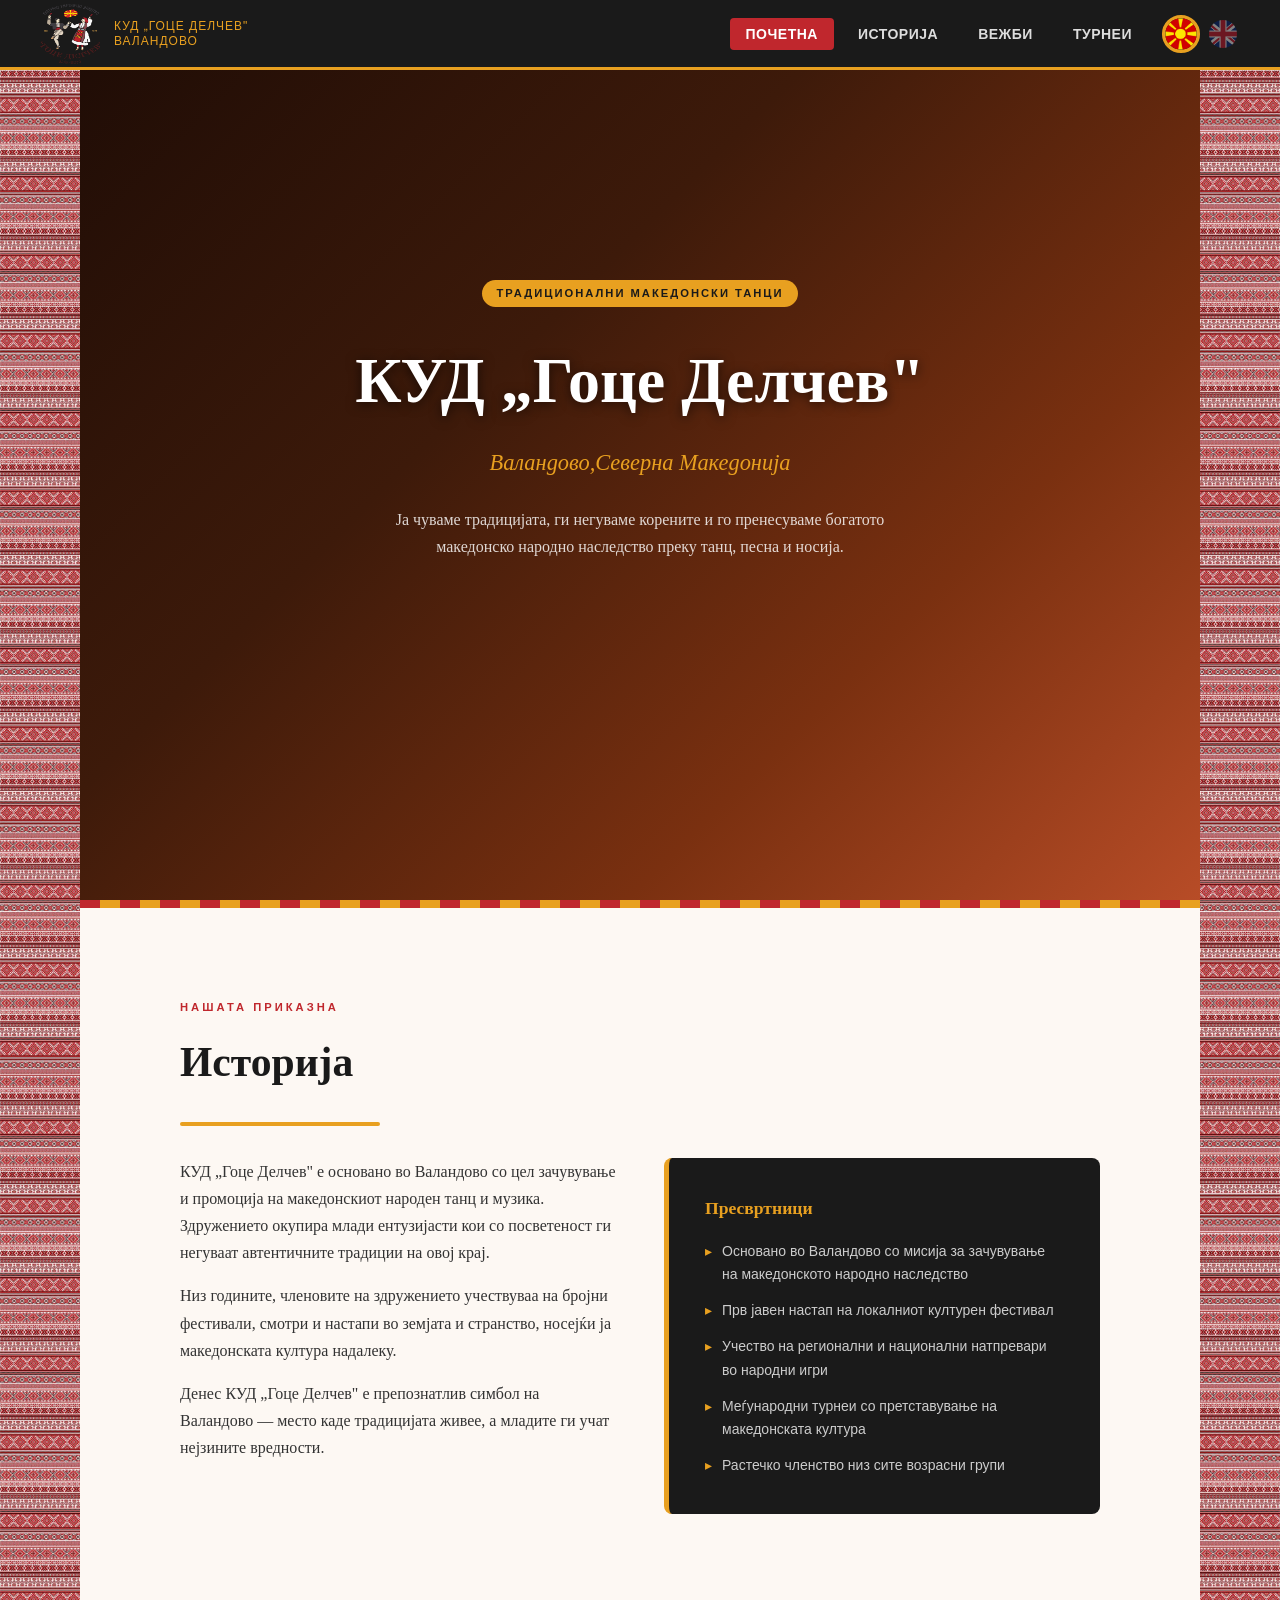
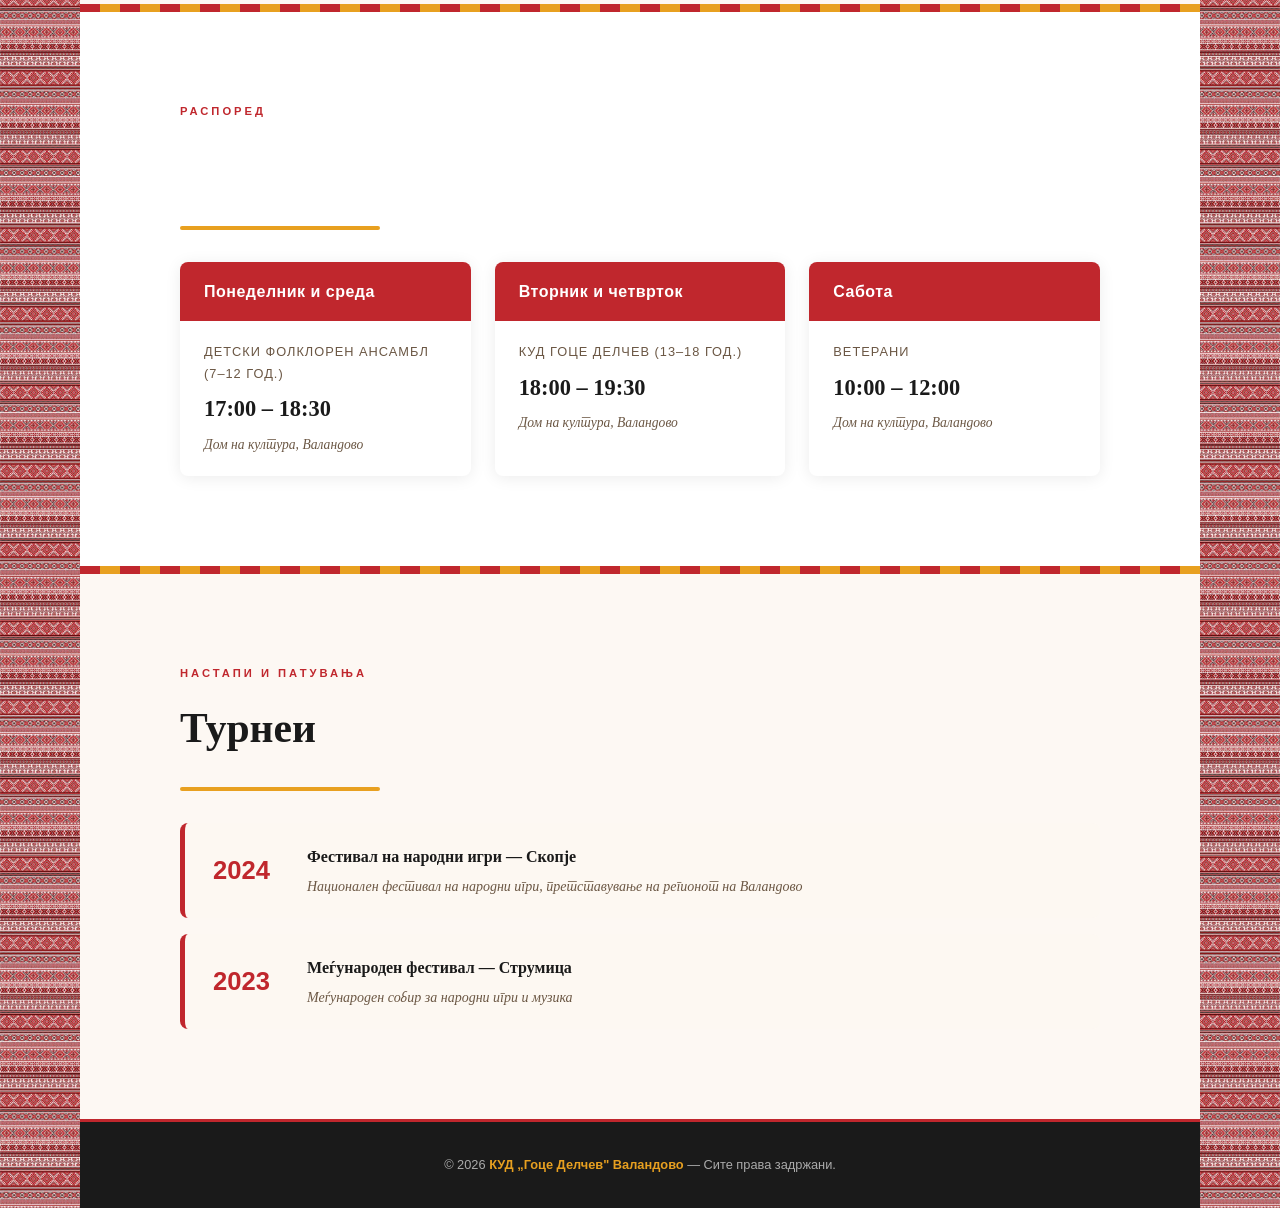
<file: index.html>
<!DOCTYPE html>
<html lang="mk">
<head>
  <meta charset="UTF-8" />
  <meta name="viewport" content="width=device-width, initial-scale=1.0" />
  <title>КУД „Гоце Делчев" Валандово</title>
  <link rel="stylesheet" href="style.css" />
</head>
<body>

  <!-- ══ SIDE BORDERS ══ -->
  <div class="border-left"></div>
  <div class="border-right"></div>

  <!-- ══ NAVBAR ══ -->
  <nav>
    <a class="nav-brand" href="#home">
      <img src="Logo.png" class="nav-emblem" alt="КУД Гоце Делчев" />
      <div class="nav-title">
        <span class="nav-name" data-mk="КУД „Гоце Делчев"" data-en="KUD &quot;Goce Delchev&quot;">КУД „Гоце Делчев"</span>
        <span class="Valandovo" data-mk="Валандово" data-en="Valandovo">Валандово</span>
      </div>
    </a>

    <div class="nav-right">
      <ul class="nav-links" id="nav-links">
        <li><a href="#home"      class="active" data-mk="Почетна"  data-en="Home">Почетна</a></li>
        <li><a href="#history"                  data-mk="Историја" data-en="History">Историја</a></li>
        <li><a href="#exercises"                data-mk="Вежби"    data-en="Exercises">Вежби</a></li>
        <li><a href="#tours"                    data-mk="Турнеи"   data-en="Tours">Турнеи</a></li>
      </ul>

      <div class="lang-switcher">
        <button id="btn-mk" class="lang-active" onclick="setLang('mk')" aria-label="Македонски">
          <img src="mkdflag.jpg" alt="MK" />
        </button>
        <button id="btn-en" onclick="setLang('en')" aria-label="English">
          <img src="gbflag.png" alt="EN" />
        </button>
      </div>
    </div>

    <!-- Hamburger + flags (mobile only) -->
    <div class="mobile-right">
      <div class="lang-switcher lang-switcher-mobile">
        <button id="btn-mk-mob" class="lang-active" onclick="setLang('mk')" aria-label="Македонски">
          <img src="mkdflag.jpg" alt="MK" />
        </button>
        <button id="btn-en-mob" onclick="setLang('en')" aria-label="English">
          <img src="gbflag.png" alt="EN" />
        </button>
      </div>
      <button class="hamburger" id="hamburger" onclick="toggleMenu()" aria-label="Menu">
      <span></span>
      <span></span>
      <span></span>
    </button>
    </div>

    <!-- Mobile dropdown menu -->
    <div class="mobile-menu" id="mobile-menu">
      <ul>
        <li><a href="#home"      onclick="toggleMenu()" data-mk="Почетна"  data-en="Home">Почетна</a></li>
        <li><a href="#history"   onclick="toggleMenu()" data-mk="Историја" data-en="History">Историја</a></li>
        <li><a href="#exercises" onclick="toggleMenu()" data-mk="Вежби"    data-en="Exercises">Вежби</a></li>
        <li><a href="#tours"     onclick="toggleMenu()" data-mk="Турнеи"   data-en="Tours">Турнеи</a></li>
      </ul>
    </div>
  </nav>


  <!-- ══ HERO ══ -->
  <section id="home">
    <div class="hero-badge"
         data-mk="Традиционални македонски танци"
         data-en="Traditional Macedonian Folk Dances">
      Традиционални македонски танци
    </div>
    <h1 class="hero-title" data-mk="КУД „Гоце Делчев"" data-en='KUD "Goce Delchev"'>КУД „Гоце Делчев"</h1>
    <p class="hero-subtitle" data-mk="Валандово,Северна Македонија" data-en="Valandovo, North Macedonia">
      Валандово,Северна Македонија
    </p>
    <p class="hero-desc"
       data-mk="Ја чуваме традицијата, ги негуваме корените и го пренесуваме богатото македонско народно наследство преку танц, песна и носија."
       data-en="We preserve tradition, nurture our roots, and pass on the rich Macedonian folk heritage through dance, song, and traditional costume.">
      Ја чуваме традицијата, ги негуваме корените и го пренесуваме богатото македонско народно наследство преку танц, песна и носија.
    </p>
  </section>

  <div class="ornament"></div>


  <!-- ══ HISTORY ══ -->
  <div id="history">
    <div class="inner">
      <p class="section-label" data-mk="Нашата приказна" data-en="Our Story">Нашата приказна</p>
      <h2 class="section-title" data-mk="Историја" data-en="History">Историја</h2>
      <div class="divider"></div>

      <div class="history-grid">
        <div class="history-text">
          <p data-mk="КУД „Гоце Делчев" е основано во Валандово со цел зачувување и промоција на македонскиот народен танц и музика. Здружението окупира млади ентузијасти кои со посветеност ги негуваат автентичните традиции на овој крај."
             data-en="KUD "Goce Delchev" was founded in Valandovo with the goal of preserving and promoting Macedonian folk dance and music. The association brings together young enthusiasts who dedicate themselves to nurturing the authentic traditions of this region.">
            КУД „Гоце Делчев" е основано во Валандово со цел зачувување и промоција на македонскиот народен танц и музика. Здружението окупира млади ентузијасти кои со посветеност ги негуваат автентичните традиции на овој крај.
          </p>
          <p data-mk="Низ годините, членовите на здружението учествуваа на бројни фестивали, смотри и настапи во земјата и странство, носејќи ја македонската култура надалеку."
             data-en="Over the years, members of the association have taken part in numerous festivals, reviews, and performances both at home and abroad, carrying Macedonian culture far and wide.">
            Низ годините, членовите на здружението учествуваа на бројни фестивали, смотри и настапи во земјата и странство, носејќи ја македонската култура надалеку.
          </p>
          <p data-mk="Денес КУД „Гоце Делчев" е препознатлив симбол на Валандово — место каде традицијата живее, а младите ги учат нејзините вредности."
             data-en="Today, KUD "Goce Delchev" is a recognisable symbol of Valandovo — a place where tradition lives on and the young learn its values.">
            Денес КУД „Гоце Делчев" е препознатлив симбол на Валандово — место каде традицијата живее, а младите ги учат нејзините вредности.
          </p>
        </div>

        <div class="history-card">
          <h3 data-mk="Пресвртници" data-en="Milestones">Пресвртници</h3>
          <ul>
            <li data-mk="Основано во Валандово со мисија за зачувување на македонското народно наследство"
                data-en="Founded in Valandovo with a mission to preserve Macedonian folk heritage">
              Основано во Валандово со мисија за зачувување на македонското народно наследство
            </li>
            <li data-mk="Прв јавен настап на локалниот културен фестивал"
                data-en="First public performance at the local cultural festival">
              Прв јавен настап на локалниот културен фестивал
            </li>
            <li data-mk="Учество на регионални и национални натпревари во народни игри"
                data-en="Participation in regional and national folk dance competitions">
              Учество на регионални и национални натпревари во народни игри
            </li>
            <li data-mk="Меѓународни турнеи со претставување на македонската култура"
                data-en="International tours representing Macedonian culture abroad">
              Меѓународни турнеи со претставување на македонската култура
            </li>
            <li data-mk="Растечко членство низ сите возрасни групи"
                data-en="Growing membership across all age groups">
              Растечко членство низ сите возрасни групи
            </li>
          </ul>
        </div>
      </div>
    </div>
  </div>

  <div class="ornament"></div>


  <!-- ══ EXERCISES ══ -->
  <section id="exercises">
    <p class="section-label" data-mk="Распоред" data-en="Schedule">Распоред</p>
    <h2 class="section-title" data-mk="Вежби" data-en="Exercises">Вежби</h2>
    <div class="divider"></div>

    <div class="schedule-grid">

      <div class="schedule-card">
        <div class="schedule-card-head" data-mk="Понеделник и среда" data-en="Monday &amp; Wednesday">
          Понеделник и среда
        </div>
        <div class="schedule-card-body">
          <div class="schedule-group" data-mk="Детски фолклорен ансамбл (7–12 год.)" data-en="Children's Folk Ensemble (7–12 years)">
            Детски фолклорен ансамбл (7–12 год.)
          </div>
          <div class="schedule-time">17:00 – 18:30</div>
          <div class="schedule-note" data-mk="Дом на култура, Валандово" data-en="Dom na Kultura, Valandovo">
            Дом на култура, Валандово
          </div>
        </div>
      </div>

      <div class="schedule-card">
        <div class="schedule-card-head" data-mk="Вторник и четврток" data-en="Tuesday &amp; Thursday">
          Вторник и четврток
        </div>
        <div class="schedule-card-body">
          <div class="schedule-group" data-mk="КУД Гоце Делчев (13–18 год.)" data-en="KUD Goce Delchev (13–18 years)">
            КУД Гоце Делчев (13–18 год.)
          </div>
          <div class="schedule-time">18:00 – 19:30</div>
          <div class="schedule-note" data-mk="Дом на култура, Валандово" data-en="Dom na Kultura, Valandovo">
            Дом на култура, Валандово
          </div>
        </div>
      </div>

      <div class="schedule-card">
        <div class="schedule-card-head" data-mk="Сабота" data-en="Saturday">
          Сабота
        </div>
        <div class="schedule-card-body">
          <div class="schedule-group" data-mk="КУД Гоце Делчев — Ветерани" data-en="KUD Goce Delchev — Seniors">
            Ветерани
          </div>
          <div class="schedule-time">10:00 – 12:00</div>
          <div class="schedule-note" data-mk="Дом на култура, Валандово" data-en="Dom na Kultura, Valandovo">
            Дом на култура, Валандово
          </div>
        </div>
      </div>

    </div>
  </section>

  <div class="ornament"></div>


  <!-- ══ TOURS ══ -->
  <div id="tours">
    <div class="inner">
      <p class="section-label" data-mk="Настапи и патувања" data-en="Performances &amp; Travel">
        Настапи и патувања
      </p>
      <h2 class="section-title" data-mk="Турнеи" data-en="Tours">Турнеи</h2>
      <div class="divider"></div>

      <div class="tours-list">

        <div class="tour-item">
          <div class="tour-year">2024</div>
          <div class="tour-info">
            <h4 data-mk="Фестивал на народни игри — Скопје" data-en="Festival of Folk Dances — Skopje">
              Фестивал на народни игри — Скопје
            </h4>
            <p data-mk="Национален фестивал на народни игри, претставување на регионот на Валандово"
               data-en="National folk dance festival, representing the Valandovo region">
              Национален фестивал на народни игри, претставување на регионот на Валандово
            </p>
          </div>
        </div>

        <div class="tour-item">
          <div class="tour-year">2023</div>
          <div class="tour-info">
            <h4 data-mk="Меѓународен фестивал — Струмица" data-en="International Festival — Strumica">
              Меѓународен фестивал — Струмица
            </h4>
            <p data-mk="Меѓународен собир за народни игри и музика"
               data-en="International folk dance and music gathering">
              Меѓународен собир за народни игри и музика
            </p>
          </div>
        </div>


      </div>
    </div>
  </div>


  <!-- ══ FOOTER ══ -->
  <footer>
    <p>
      © 2026 <strong data-mk="КУД „Гоце Делчев" Валандово" data-en='KUD "Goce Delchev" Valandovo'>КУД „Гоце Делчев" Валандово</strong> —
      <span data-mk="Сите права задржани." data-en="All rights reserved.">Сите права задржани.</span>
    </p>
  </footer>

  <script src="script.js"></script>

</body>
</html>
</file>
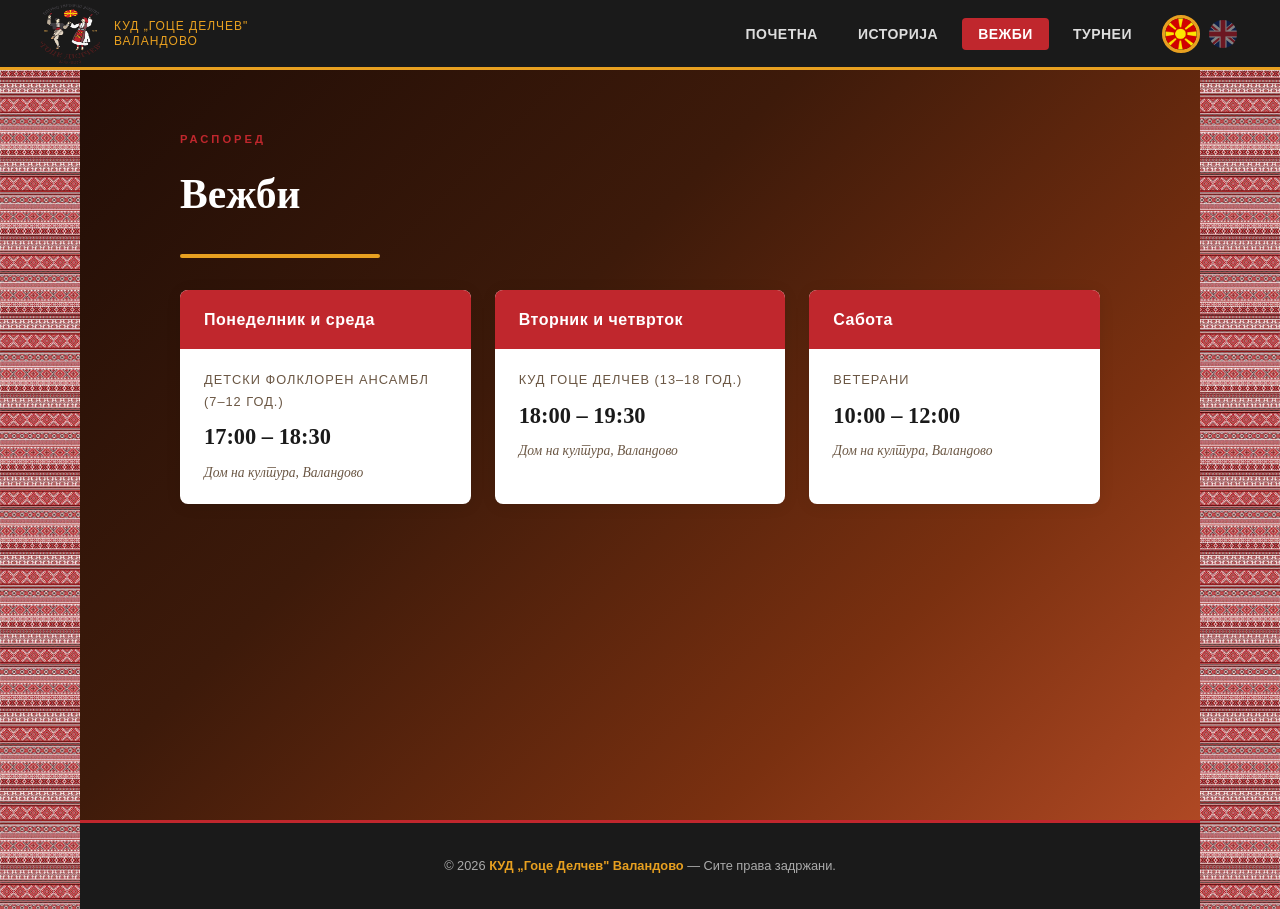
<file: exercises.html>
<!DOCTYPE html>
<html lang="mk">
<head>
  <meta charset="UTF-8" />
  <meta name="viewport" content="width=device-width, initial-scale=1.0" />
  <title>Вежби — КУД „Гоце Делчев" Валандово</title>
  <link rel="stylesheet" href="style.css" />
</head>
<body>

  <!-- ══ SIDE BORDERS ══ -->
  <div class="border-left"></div>
  <div class="border-right"></div>

  <!-- ══ NAVBAR ══ -->
  <nav>
    <a class="nav-brand" href="index.html">
      <img src="Logo.png" class="nav-emblem" alt="КУД Гоце Делчев" />
      <div class="nav-title">
        <span class="nav-name" data-mk="КУД „Гоце Делчев"" data-en="KUD &quot;Goce Delchev&quot;">КУД „Гоце Делчев"</span>
        <span data-mk="Валандово" data-en="Valandovo">Валандово</span>
      </div>
    </a>

    <div class="nav-right">
      <ul class="nav-links">
        <li><a href="index.html"                 data-mk="Почетна"  data-en="Home">Почетна</a></li>
        <li><a href="history.html"               data-mk="Историја" data-en="History">Историја</a></li>
        <li><a href="exercises.html" class="active" data-mk="Вежби" data-en="Exercises">Вежби</a></li>
        <li><a href="tours.html"                 data-mk="Турнеи"   data-en="Tours">Турнеи</a></li>
      </ul>
      <div class="lang-switcher">
        <button id="btn-mk" class="lang-active" onclick="setLang('mk')" aria-label="Македонски">
          <img src="mkdflag.jpg" alt="MK" />
        </button>
        <button id="btn-en" onclick="setLang('en')" aria-label="English">
          <img src="gbflag.png" alt="EN" />
        </button>
      </div>
    </div>

    <div class="mobile-right">
      <div class="lang-switcher">
        <button id="btn-mk-mob" class="lang-active" onclick="setLang('mk')" aria-label="Македонски">
          <img src="mkdflag.jpg" alt="MK" />
        </button>
        <button id="btn-en-mob" onclick="setLang('en')" aria-label="English">
          <img src="gbflag.png" alt="EN" />
        </button>
      </div>
      <button class="hamburger" id="hamburger" onclick="toggleMenu()" aria-label="Menu">
        <span></span><span></span><span></span>
      </button>
    </div>

    <div class="mobile-menu" id="mobile-menu">
      <ul>
        <li><a href="index.html"     onclick="toggleMenu()" data-mk="Почетна"  data-en="Home">Почетна</a></li>
        <li><a href="history.html"   onclick="toggleMenu()" data-mk="Историја" data-en="History">Историја</a></li>
        <li><a href="exercises.html" onclick="toggleMenu()" data-mk="Вежби"    data-en="Exercises">Вежби</a></li>
        <li><a href="tours.html"     onclick="toggleMenu()" data-mk="Турнеи"   data-en="Tours">Турнеи</a></li>
      </ul>
    </div>
  </nav>


  <!-- ══ EXERCISES ══ -->
  <section id="exercises" class="page-section">
    <p class="section-label" data-mk="Распоред" data-en="Schedule">Распоред</p>
    <h2 class="section-title" data-mk="Вежби" data-en="Exercises">Вежби</h2>
    <div class="divider"></div>

    <div class="schedule-grid">

      <div class="schedule-card">
        <div class="schedule-card-head" data-mk="Понеделник и среда" data-en="Monday &amp; Wednesday">
          Понеделник и среда
        </div>
        <div class="schedule-card-body">
          <div class="schedule-group" data-mk="Детски фолклорен ансамбл (7–12 год.)" data-en="Children's Folk Ensemble (7–12 years)">
            Детски фолклорен ансамбл (7–12 год.)
          </div>
          <div class="schedule-time">17:00 – 18:30</div>
          <div class="schedule-note" data-mk="Дом на култура, Валандово" data-en="Dom na Kultura, Valandovo">
            Дом на култура, Валандово
          </div>
        </div>
      </div>

      <div class="schedule-card">
        <div class="schedule-card-head" data-mk="Вторник и четврток" data-en="Tuesday &amp; Thursday">
          Вторник и четврток
        </div>
        <div class="schedule-card-body">
          <div class="schedule-group" data-mk="КУД Гоце Делчев (13–18 год.)" data-en="KUD Goce Delchev (13–18 years)">
            КУД Гоце Делчев (13–18 год.)
          </div>
          <div class="schedule-time">18:00 – 19:30</div>
          <div class="schedule-note" data-mk="Дом на култура, Валандово" data-en="Dom na Kultura, Valandovo">
            Дом на култура, Валандово
          </div>
        </div>
      </div>

      <div class="schedule-card">
        <div class="schedule-card-head" data-mk="Сабота" data-en="Saturday">
          Сабота
        </div>
        <div class="schedule-card-body">
          <div class="schedule-group" data-mk="КУД Гоце Делчев — Ветерани" data-en="KUD Goce Delchev — Seniors">
            Ветерани
          </div>
          <div class="schedule-time">10:00 – 12:00</div>
          <div class="schedule-note" data-mk="Дом на култура, Валандово" data-en="Dom na Kultura, Valandovo">
            Дом на култура, Валандово
          </div>
        </div>
      </div>

    </div>
  </section>


  <!-- ══ FOOTER ══ -->
  <footer>
    <p>
      © 2026 <strong data-mk="КУД „Гоце Делчев" Валандово" data-en='KUD "Goce Delchev" Valandovo'>КУД „Гоце Делчев" Валандово</strong> —
      <span data-mk="Сите права задржани." data-en="All rights reserved.">Сите права задржани.</span>
    </p>
  </footer>

  <script src="script.js"></script>
</body>
</html>
</file>
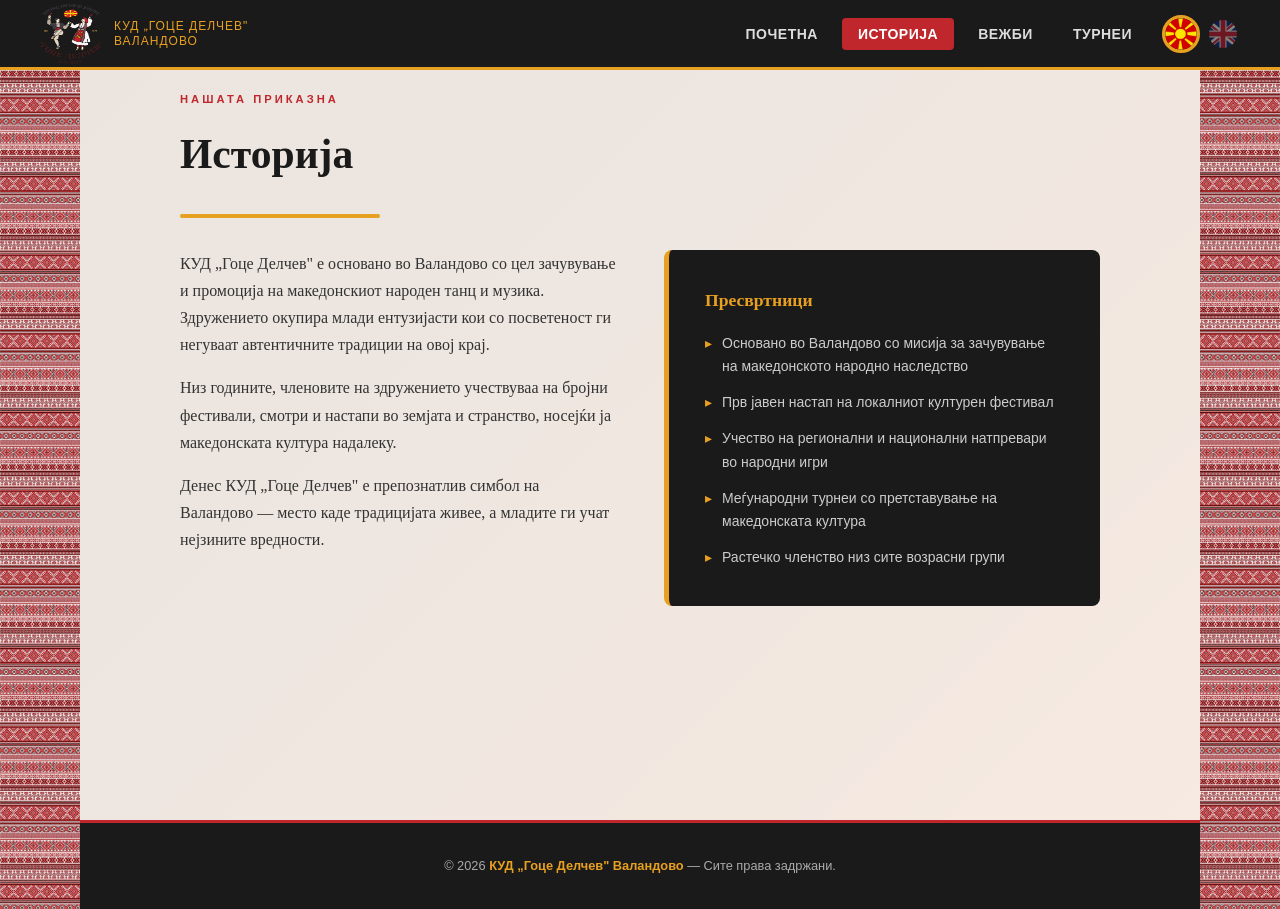
<file: history.html>
<!DOCTYPE html>
<html lang="mk">
<head>
  <meta charset="UTF-8" />
  <meta name="viewport" content="width=device-width, initial-scale=1.0" />
  <title>Историја — КУД „Гоце Делчев" Валандово</title>
  <link rel="stylesheet" href="style.css" />
</head>
<body>

  <!-- ══ SIDE BORDERS ══ -->
  <div class="border-left"></div>
  <div class="border-right"></div>

  <!-- ══ NAVBAR ══ -->
  <nav>
    <a class="nav-brand" href="index.html">
      <img src="Logo.png" class="nav-emblem" alt="КУД Гоце Делчев" />
      <div class="nav-title">
        <span class="nav-name" data-mk="КУД „Гоце Делчев"" data-en="KUD &quot;Goce Delchev&quot;">КУД „Гоце Делчев"</span>
        <span data-mk="Валандово" data-en="Valandovo">Валандово</span>
      </div>
    </a>

    <div class="nav-right">
      <ul class="nav-links">
        <li><a href="index.html"                data-mk="Почетна"  data-en="Home">Почетна</a></li>
        <li><a href="history.html"   class="active" data-mk="Историја" data-en="History">Историја</a></li>
        <li><a href="exercises.html"            data-mk="Вежби"    data-en="Exercises">Вежби</a></li>
        <li><a href="tours.html"                data-mk="Турнеи"   data-en="Tours">Турнеи</a></li>
      </ul>
      <div class="lang-switcher">
        <button id="btn-mk" class="lang-active" onclick="setLang('mk')" aria-label="Македонски">
          <img src="mkdflag.jpg" alt="MK" />
        </button>
        <button id="btn-en" onclick="setLang('en')" aria-label="English">
          <img src="gbflag.png" alt="EN" />
        </button>
      </div>
    </div>

    <div class="mobile-right">
      <div class="lang-switcher">
        <button id="btn-mk-mob" class="lang-active" onclick="setLang('mk')" aria-label="Македонски">
          <img src="mkdflag.jpg" alt="MK" />
        </button>
        <button id="btn-en-mob" onclick="setLang('en')" aria-label="English">
          <img src="gbflag.png" alt="EN" />
        </button>
      </div>
      <button class="hamburger" id="hamburger" onclick="toggleMenu()" aria-label="Menu">
        <span></span><span></span><span></span>
      </button>
    </div>

    <div class="mobile-menu" id="mobile-menu">
      <ul>
        <li><a href="index.html"     onclick="toggleMenu()" data-mk="Почетна"  data-en="Home">Почетна</a></li>
        <li><a href="history.html"   onclick="toggleMenu()" data-mk="Историја" data-en="History">Историја</a></li>
        <li><a href="exercises.html" onclick="toggleMenu()" data-mk="Вежби"    data-en="Exercises">Вежби</a></li>
        <li><a href="tours.html"     onclick="toggleMenu()" data-mk="Турнеи"   data-en="Tours">Турнеи</a></li>
      </ul>
    </div>
  </nav>


  <!-- ══ HISTORY ══ -->
  <div id="history" class="page-section">
    <div class="inner">
      <p class="section-label" data-mk="Нашата приказна" data-en="Our Story">Нашата приказна</p>
      <h2 class="section-title" data-mk="Историја" data-en="History">Историја</h2>
      <div class="divider"></div>

      <div class="history-grid">
        <div class="history-text">
          <p data-mk="КУД „Гоце Делчев" е основано во Валандово со цел зачувување и промоција на македонскиот народен танц и музика. Здружението окупира млади ентузијасти кои со посветеност ги негуваат автентичните традиции на овој крај."
             data-en="KUD "Goce Delchev" was founded in Valandovo with the goal of preserving and promoting Macedonian folk dance and music. The association brings together young enthusiasts who dedicate themselves to nurturing the authentic traditions of this region.">
            КУД „Гоце Делчев" е основано во Валандово со цел зачувување и промоција на македонскиот народен танц и музика. Здружението окупира млади ентузијасти кои со посветеност ги негуваат автентичните традиции на овој крај.
          </p>
          <p data-mk="Низ годините, членовите на здружението учествуваа на бројни фестивали, смотри и настапи во земјата и странство, носејќи ја македонската култура надалеку."
             data-en="Over the years, members of the association have taken part in numerous festivals, reviews, and performances both at home and abroad, carrying Macedonian culture far and wide.">
            Низ годините, членовите на здружението учествуваа на бројни фестивали, смотри и настапи во земјата и странство, носејќи ја македонската култура надалеку.
          </p>
          <p data-mk="Денес КУД „Гоце Делчев" е препознатлив симбол на Валандово — место каде традицијата живее, а младите ги учат нејзините вредности."
             data-en="Today, KUD "Goce Delchev" is a recognisable symbol of Valandovo — a place where tradition lives on and the young learn its values.">
            Денес КУД „Гоце Делчев" е препознатлив симбол на Валандово — место каде традицијата живее, а младите ги учат нејзините вредности.
          </p>
        </div>

        <div class="history-card">
          <h3 data-mk="Пресвртници" data-en="Milestones">Пресвртници</h3>
          <ul>
            <li data-mk="Основано во Валандово со мисија за зачувување на македонското народно наследство"
                data-en="Founded in Valandovo with a mission to preserve Macedonian folk heritage">
              Основано во Валандово со мисија за зачувување на македонското народно наследство
            </li>
            <li data-mk="Прв јавен настап на локалниот културен фестивал"
                data-en="First public performance at the local cultural festival">
              Прв јавен настап на локалниот културен фестивал
            </li>
            <li data-mk="Учество на регионални и национални натпревари во народни игри"
                data-en="Participation in regional and national folk dance competitions">
              Учество на регионални и национални натпревари во народни игри
            </li>
            <li data-mk="Меѓународни турнеи со претставување на македонската култура"
                data-en="International tours representing Macedonian culture abroad">
              Меѓународни турнеи со претставување на македонската култура
            </li>
            <li data-mk="Растечко членство низ сите возрасни групи"
                data-en="Growing membership across all age groups">
              Растечко членство низ сите возрасни групи
            </li>
          </ul>
        </div>
      </div>
    </div>
  </div>


  <!-- ══ FOOTER ══ -->
  <footer>
    <p>
      © 2026 <strong data-mk="КУД „Гоце Делчев" Валандово" data-en='KUD "Goce Delchev" Valandovo'>КУД „Гоце Делчев" Валандово</strong> —
      <span data-mk="Сите права задржани." data-en="All rights reserved.">Сите права задржани.</span>
    </p>
  </footer>

  <script src="script.js"></script>
</body>
</html>
</file>
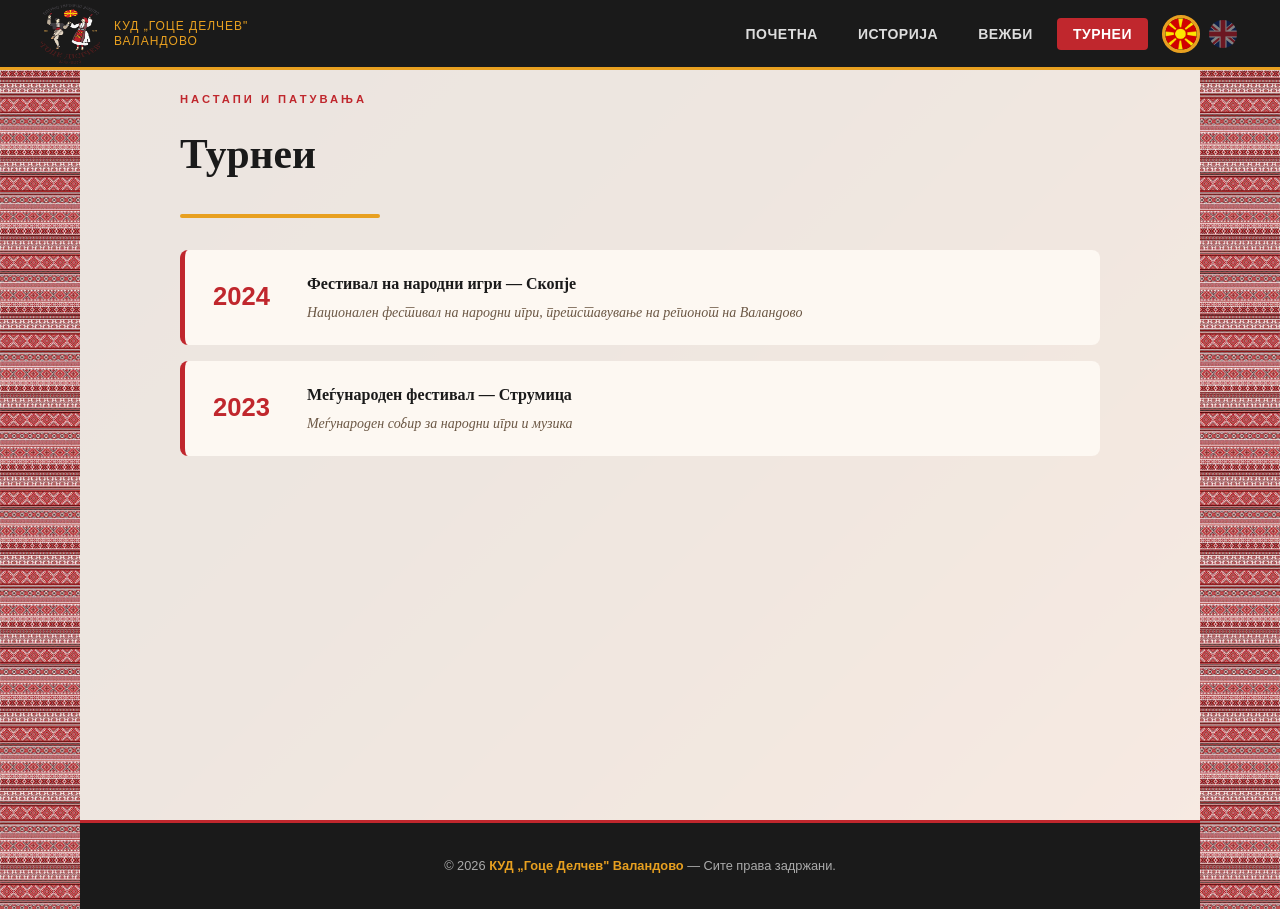
<file: tours.html>
<!DOCTYPE html>
<html lang="mk">
<head>
  <meta charset="UTF-8" />
  <meta name="viewport" content="width=device-width, initial-scale=1.0" />
  <title>Турнеи — КУД „Гоце Делчев" Валандово</title>
  <link rel="stylesheet" href="style.css" />
</head>
<body>

  <!-- ══ SIDE BORDERS ══ -->
  <div class="border-left"></div>
  <div class="border-right"></div>

  <!-- ══ NAVBAR ══ -->
  <nav>
    <a class="nav-brand" href="index.html">
      <img src="Logo.png" class="nav-emblem" alt="КУД Гоце Делчев" />
      <div class="nav-title">
        <span class="nav-name" data-mk="КУД „Гоце Делчев"" data-en="KUD &quot;Goce Delchev&quot;">КУД „Гоце Делчев"</span>
        <span data-mk="Валандово" data-en="Valandovo">Валандово</span>
      </div>
    </a>

    <div class="nav-right">
      <ul class="nav-links">
        <li><a href="index.html"              data-mk="Почетна"  data-en="Home">Почетна</a></li>
        <li><a href="history.html"            data-mk="Историја" data-en="History">Историја</a></li>
        <li><a href="exercises.html"          data-mk="Вежби"    data-en="Exercises">Вежби</a></li>
        <li><a href="tours.html" class="active" data-mk="Турнеи" data-en="Tours">Турнеи</a></li>
      </ul>
      <div class="lang-switcher">
        <button id="btn-mk" class="lang-active" onclick="setLang('mk')" aria-label="Македонски">
          <img src="mkdflag.jpg" alt="MK" />
        </button>
        <button id="btn-en" onclick="setLang('en')" aria-label="English">
          <img src="gbflag.png" alt="EN" />
        </button>
      </div>
    </div>

    <div class="mobile-right">
      <div class="lang-switcher">
        <button id="btn-mk-mob" class="lang-active" onclick="setLang('mk')" aria-label="Македонски">
          <img src="mkdflag.jpg" alt="MK" />
        </button>
        <button id="btn-en-mob" onclick="setLang('en')" aria-label="English">
          <img src="gbflag.png" alt="EN" />
        </button>
      </div>
      <button class="hamburger" id="hamburger" onclick="toggleMenu()" aria-label="Menu">
        <span></span><span></span><span></span>
      </button>
    </div>

    <div class="mobile-menu" id="mobile-menu">
      <ul>
        <li><a href="index.html"     onclick="toggleMenu()" data-mk="Почетна"  data-en="Home">Почетна</a></li>
        <li><a href="history.html"   onclick="toggleMenu()" data-mk="Историја" data-en="History">Историја</a></li>
        <li><a href="exercises.html" onclick="toggleMenu()" data-mk="Вежби"    data-en="Exercises">Вежби</a></li>
        <li><a href="tours.html"     onclick="toggleMenu()" data-mk="Турнеи"   data-en="Tours">Турнеи</a></li>
      </ul>
    </div>
  </nav>


  <!-- ══ TOURS ══ -->
  <div id="tours" class="page-section">
    <div class="inner">
      <p class="section-label" data-mk="Настапи и патувања" data-en="Performances &amp; Travel">
        Настапи и патувања
      </p>
      <h2 class="section-title" data-mk="Турнеи" data-en="Tours">Турнеи</h2>
      <div class="divider"></div>

      <div class="tours-list">

        <div class="tour-item">
          <div class="tour-year">2024</div>
          <div class="tour-info">
            <h4 data-mk="Фестивал на народни игри — Скопје" data-en="Festival of Folk Dances — Skopje">
              Фестивал на народни игри — Скопје
            </h4>
            <p data-mk="Национален фестивал на народни игри, претставување на регионот на Валандово"
               data-en="National folk dance festival, representing the Valandovo region">
              Национален фестивал на народни игри, претставување на регионот на Валандово
            </p>
          </div>
        </div>

        <div class="tour-item">
          <div class="tour-year">2023</div>
          <div class="tour-info">
            <h4 data-mk="Меѓународен фестивал — Струмица" data-en="International Festival — Strumica">
              Меѓународен фестивал — Струмица
            </h4>
            <p data-mk="Меѓународен собир за народни игри и музика"
               data-en="International folk dance and music gathering">
              Меѓународен собир за народни игри и музика
            </p>
          </div>
        </div>

      </div>
    </div>
  </div>


  <!-- ══ FOOTER ══ -->
  <footer>
    <p>
      © 2026 <strong data-mk="КУД „Гоце Делчев" Валандово" data-en='KUD "Goce Delchev" Valandovo'>КУД „Гоце Делчев" Валандово</strong> —
      <span data-mk="Сите права задржани." data-en="All rights reserved.">Сите права задржани.</span>
    </p>
  </footer>

  <script src="script.js"></script>
</body>
</html>
</file>
<file: style.css>
/* ══════════════════════════════════════════
   KUD "Goce Delchev" Valandovo — Styles
   ══════════════════════════════════════════ */

/* ── Reset & base ─────────────────────────────── */
*, *::before, *::after {
  box-sizing: border-box;
  margin: 0;
  padding: 0;
}

:root {
  --red:   #c0272d;
  --gold:  #e8a020;
  --dark:  #1a1a1a;
  --light: #fdf8f2;
  --muted: #6b5744;
  --nav-h: 70px;
}

html {
  scroll-behavior: smooth;
}

body {
  font-family: 'Georgia', serif;
  background: linear-gradient(135deg, #1a0a05 0%, #3d1a0a 40%, #7a3010 70%, #c0502a 100%);
  background-attachment: fixed;
  color: var(--dark);
  line-height: 1.7;
  position: relative;
}


/* ── Navbar ───────────────────────────────────── */
nav {
  position: fixed;
  top: 0; left: 0; right: 0;
  height: var(--nav-h);
  background: var(--dark);
  display: flex;
  align-items: center;
  justify-content: space-between;
  padding: 0 40px;
  gap: 16px;
  z-index: 999;
  border-bottom: 3px solid var(--gold);
}

.nav-brand {
  display: flex;
  align-items: center;
  gap: 14px;
  text-decoration: none;
  flex-shrink: 0;
}

.nav-emblem {
  width: 60px;
  height: 60px;
}

.nav-title {
  color: #fff;
  font-size: 1rem;
  line-height: 1.2;
}

.nav-title span {
  display: block;
  color: var(--gold);
  font-size: 0.75rem;
  font-family: 'Arial', sans-serif;
  letter-spacing: 1px;
  text-transform: uppercase;
}

.nav-right {
  display: flex;
  align-items: center;
  gap: 16px;
}

.nav-links {
  list-style: none;
  display: flex;
  gap: 8px;
}

.nav-links a {
  color: #ddd;
  text-decoration: none;
  font-family: 'Arial', sans-serif;
  font-size: 0.875rem;
  font-weight: 600;
  letter-spacing: 0.5px;
  text-transform: uppercase;
  padding: 8px 16px;
  border-radius: 4px;
  transition: background 0.2s, color 0.2s;
}

.nav-links a:hover,
.nav-links a.active {
  background: var(--red);
  color: #fff;
}


/* ── Language switcher ────────────────────────── */
.lang-switcher {
  display: flex;
  align-items: center;
  gap: 8px;
  flex-shrink: 0;
}

.lang-switcher button {
  background: transparent;
  border: 3px solid transparent;
  border-radius: 50%;
  padding: 0;
  cursor: pointer;
  width: 34px;
  height: 34px;
  overflow: hidden;
  opacity: 0.45;
  transition: opacity 0.2s, border-color 0.2s, transform 0.2s;
  flex-shrink: 0;
}

.lang-switcher button img {
  width: 100%;
  height: 100%;
  object-fit: cover;
  display: block;
}

.lang-switcher button.lang-active {
  opacity: 1;
  border-color: var(--gold);
  transform: scale(1.12);
}

.lang-switcher button:hover:not(.lang-active) {
  opacity: 0.75;
}

/* Mobile right group */
.mobile-right {
  display: none;
  align-items: center;
  gap: 10px;
}


/* ── Hero ─────────────────────────────────────── */
#home {
  min-height: 100vh;
  max-width: 100%;
  width: 100%;
  padding-top: var(--nav-h);
  padding-inline: 24px;
  background: linear-gradient(135deg, #1a0a05 0%, #3d1a0a 40%, #7a3010 70%, #c0502a 100%);
  display: flex;
  flex-direction: column;
  align-items: center;
  justify-content: center;
  text-align: center;
}

.hero-badge {
  display: inline-block;
  background: var(--gold);
  color: var(--dark);
  font-family: 'Arial', sans-serif;
  font-size: 0.7rem;
  font-weight: 700;
  letter-spacing: 2px;
  text-transform: uppercase;
  padding: 4px 14px;
  border-radius: 20px;
  margin-bottom: 20px;
}

.hero-title {
  font-size: clamp(2.2rem, 6vw, 4rem);
  color: #fff;
  text-shadow: 0 2px 12px rgba(0, 0, 0, 0.6);
  margin-bottom: 8px;
}

.hero-subtitle {
  font-size: clamp(1rem, 2.5vw, 1.4rem);
  color: var(--gold);
  font-style: italic;
  margin-bottom: 24px;
}

.hero-desc {
  max-width: 560px;
  color: rgba(255, 255, 255, 0.82);
  font-size: 1rem;
  margin-bottom: 40px;
}




/* ── Page section (non-home pages) ───────────── */
.page-section {
  padding-top: calc(var(--nav-h) + 60px);
  min-height: calc(100vh - 80px);
}

/* ── Shared section styles ────────────────────── */
section {
  padding: 90px 40px;
  max-width: 1000px;
  margin: 0 auto;
}

.section-label {
  font-family: 'Arial', sans-serif;
  font-size: 0.7rem;
  font-weight: 700;
  letter-spacing: 3px;
  text-transform: uppercase;
  color: var(--red);
  margin-bottom: 10px;
}

.section-title {
  font-size: clamp(1.8rem, 4vw, 2.6rem);
  color: var(--dark);
  margin-bottom: 24px;
}

#exercises .section-title {
  color: #fff;
}

.divider {
  width: 200px;
  height: 4px;
  background: var(--gold);
  border-radius: 2px;
  margin-bottom: 32px;
}

/* ── Ornament strip ───────────────────────────── */
.ornament {
  height: 8px;
  background: repeating-linear-gradient(
    90deg,
    var(--red)  0px,  var(--red)  20px,
    var(--gold) 20px, var(--gold) 40px
  );
}


/* ── History ──────────────────────────────────── */
#history {
  background: rgba(253, 248, 242, 0.92);
  max-width: 100%;
  padding: 90px 0;
}

#history .inner {
  max-width: 1000px;
  margin: 0 auto;
  padding: 0 40px;
}

.history-grid {
  display: grid;
  grid-template-columns: 1fr 1fr;
  gap: 48px;
  align-items: start;
}

.history-text p {
  margin-bottom: 16px;
  color: #333;
}

.history-card {
  background: var(--dark);
  color: #fff;
  border-radius: 8px;
  padding: 36px;
  border-left: 5px solid var(--gold);
}

.history-card h3 {
  color: var(--gold);
  font-size: 1.1rem;
  margin-bottom: 16px;
}

.history-card ul {
  list-style: none;
  display: flex;
  flex-direction: column;
  gap: 12px;
}

.history-card li {
  font-family: 'Arial', sans-serif;
  font-size: 0.875rem;
  color: #ccc;
  display: flex;
  gap: 10px;
}

.history-card li::before {
  content: '▸';
  color: var(--gold);
  flex-shrink: 0;
}


/* ── Exercises ────────────────────────────────── */
.schedule-grid {
  display: grid;
  grid-template-columns: repeat(auto-fit, minmax(260px, 1fr));
  gap: 24px;
}

.schedule-card {
  background: #fff;
  border-radius: 8px;
  box-shadow: 0 2px 16px rgba(0, 0, 0, 0.08);
  overflow: hidden;
  transition: transform 0.2s, box-shadow 0.2s;
}

.schedule-card:hover {
  transform: translateY(-4px);
  box-shadow: 0 8px 28px rgba(0, 0, 0, 0.13);
}

.schedule-card-head {
  background: var(--red);
  color: #fff;
  padding: 16px 24px;
  font-family: 'Arial', sans-serif;
  font-weight: 700;
  font-size: 1rem;
  letter-spacing: 0.5px;
}

.schedule-card-body {
  padding: 20px 24px;
}

.schedule-group {
  font-size: 0.8rem;
  font-family: 'Arial', sans-serif;
  color: var(--muted);
  text-transform: uppercase;
  letter-spacing: 1px;
  margin-bottom: 6px;
}

.schedule-time {
  font-size: 1.4rem;
  font-weight: bold;
  color: var(--dark);
  margin-bottom: 4px;
}

.schedule-note {
  font-size: 0.85rem;
  color: var(--muted);
  font-style: italic;
}


/* ── Tours ────────────────────────────────────── */
#tours {
  background: rgba(253, 248, 242, 0.92);
  max-width: 100%;
  padding: 90px 0;
}

#tours .inner {
  max-width: 1000px;
  margin: 0 auto;
  padding: 0 40px;
}

.tours-list {
  display: flex;
  flex-direction: column;
  gap: 16px;
}

.tour-item {
  display: flex;
  align-items: center;
  gap: 24px;
  background: var(--light);
  border-radius: 8px;
  padding: 20px 28px;
  border-left: 5px solid var(--red);
}

.tour-year {
  font-size: 1.6rem;
  font-weight: bold;
  color: var(--red);
  min-width: 70px;
  font-family: 'Arial', sans-serif;
}

.tour-info h4 {
  font-size: 1rem;
  margin-bottom: 4px;
}

.tour-info p {
  font-size: 0.875rem;
  color: var(--muted);
  font-style: italic;
}

.tours-placeholder {
  background: #f4f4f4;
  border: 2px dashed #ccc;
  border-radius: 8px;
  padding: 40px;
  text-align: center;
  color: #999;
  font-family: 'Arial', sans-serif;
}


/* ── Footer ───────────────────────────────────── */
footer {
  background: var(--dark);
  color: #aaa;
  text-align: center;
  padding: 32px 24px;
  font-family: 'Arial', sans-serif;
  font-size: 0.8rem;
  border-top: 3px solid var(--red);
}

footer strong {
  color: var(--gold);
}


/* ── Side borders ─────────────────────────────── */
.border-left,
.border-right {
  position: absolute;
  top: 0;
  bottom: 0;
  width: 80px;
  z-index: 997;
  pointer-events: none;
  background-image: url('pattern.jpg');
  background-repeat: repeat-y;
  background-size: 80px auto;
}

.border-left  { left: 0; }
.border-right { right: 0; transform: scaleX(-1); }


/* ── Hamburger button ─────────────────────────── */
.hamburger {
  display: none;
  flex-direction: column;
  justify-content: center;
  gap: 5px;
  background: none;
  border: none;
  cursor: pointer;
  padding: 6px;
  flex-shrink: 0;
}

.hamburger span {
  display: block;
  width: 24px;
  height: 2px;
  background: #fff;
  border-radius: 2px;
  transition: transform 0.3s, opacity 0.3s;
}

.hamburger.open span:nth-child(1) { transform: translateY(7px) rotate(45deg); }
.hamburger.open span:nth-child(2) { opacity: 0; }
.hamburger.open span:nth-child(3) { transform: translateY(-7px) rotate(-45deg); }

/* ── Mobile dropdown menu ─────────────────────── */
.mobile-menu {
  display: none;
  position: fixed;
  top: var(--nav-h);
  left: 0; right: 0;
  background: var(--dark);
  border-bottom: 3px solid var(--gold);
  z-index: 998;
  padding: 12px 0;
}

.mobile-menu.open {
  display: block;
}

.mobile-menu ul {
  list-style: none;
}

.mobile-menu a {
  display: block;
  color: #ddd;
  text-decoration: none;
  font-family: 'Arial', sans-serif;
  font-size: 0.95rem;
  font-weight: 600;
  text-transform: uppercase;
  letter-spacing: 0.5px;
  padding: 14px 24px;
  border-left: 3px solid transparent;
  transition: background 0.2s, border-color 0.2s, color 0.2s;
}

.mobile-menu a:hover,
.mobile-menu a.active {
  background: rgba(255,255,255,0.05);
  border-left-color: var(--red);
  color: #fff;
}


/* ── Responsive ───────────────────────────────── */

/* Tablet */
@media (max-width: 900px) {
  .history-grid {
    grid-template-columns: 1fr;
    gap: 32px;
  }
}

/* Mobile */
@media (max-width: 768px) {
  /* Thinner borders on mobile */
  .border-left,
  .border-right {
    width: 8px;
    background-size: 8px auto;
  }


  /* Navbar */
  nav {
    padding: 0 16px;
    gap: 12px;
  }

  .nav-right {
    display: none;
  }

  .mobile-right {
    display: flex;
  }

  .hamburger {
    display: flex;
  }

  /* Hero */
  #home {
    padding-inline: 20px;
  }

  .hero-badge {
    font-size: 0.65rem;
    letter-spacing: 1px;
  }

  .hero-desc {
    font-size: 0.95rem;
    margin-bottom: 0;
  }

  /* Sections */
  section {
    padding: 60px 20px;
  }

  #history {
    padding: 60px 0;
  }

  #history .inner,
  #tours .inner {
    padding: 0 20px;
  }

  #tours {
    padding: 60px 0;
  }

  /* Schedule cards — stack to one column */
  .schedule-grid {
    grid-template-columns: 1fr;
  }

  /* Tours — stack year above title */
  .tour-item {
    flex-direction: column;
    align-items: flex-start;
    gap: 8px;
    padding: 18px 20px;
  }

  .tour-year {
    font-size: 1.3rem;
  }

  /* History card padding */
  .history-card {
    padding: 24px;
  }

  /* Footer */
  footer {
    font-size: 0.75rem;
    padding: 48px 16px;
  }
}
</file>
